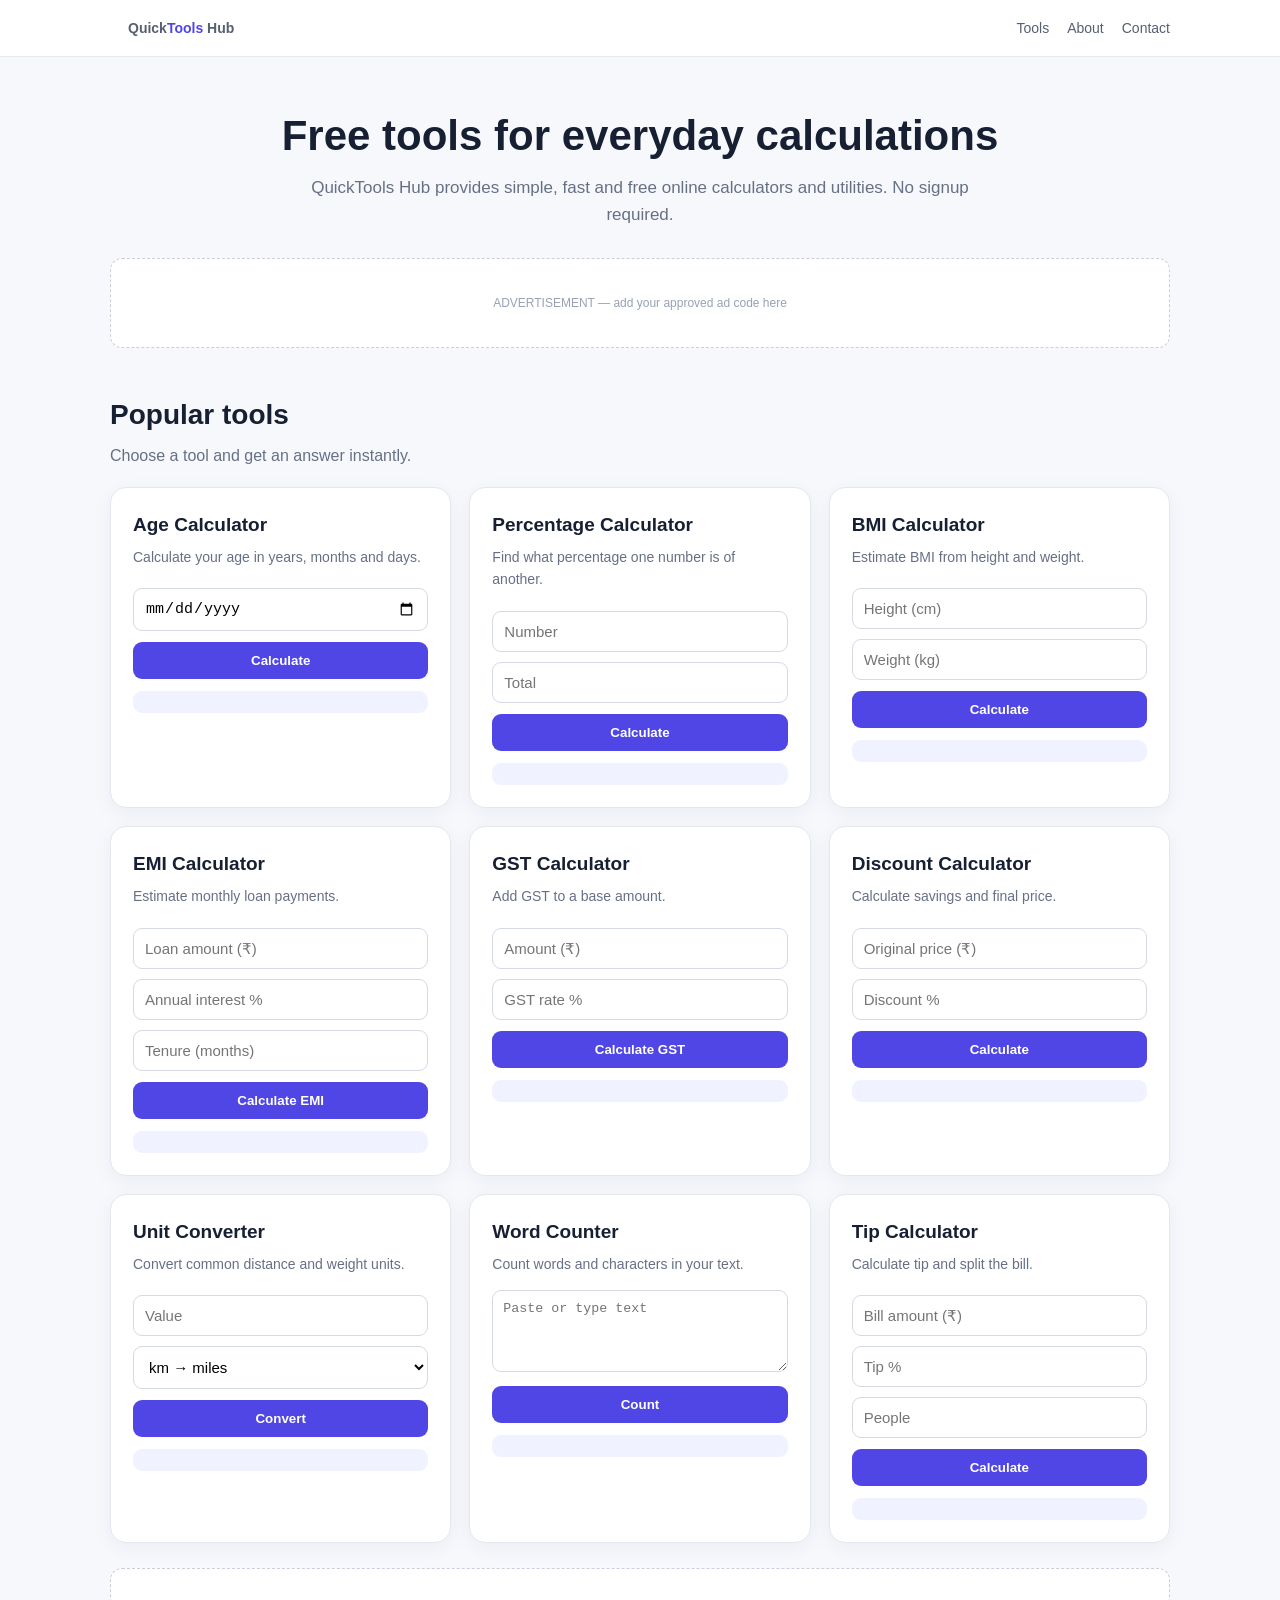
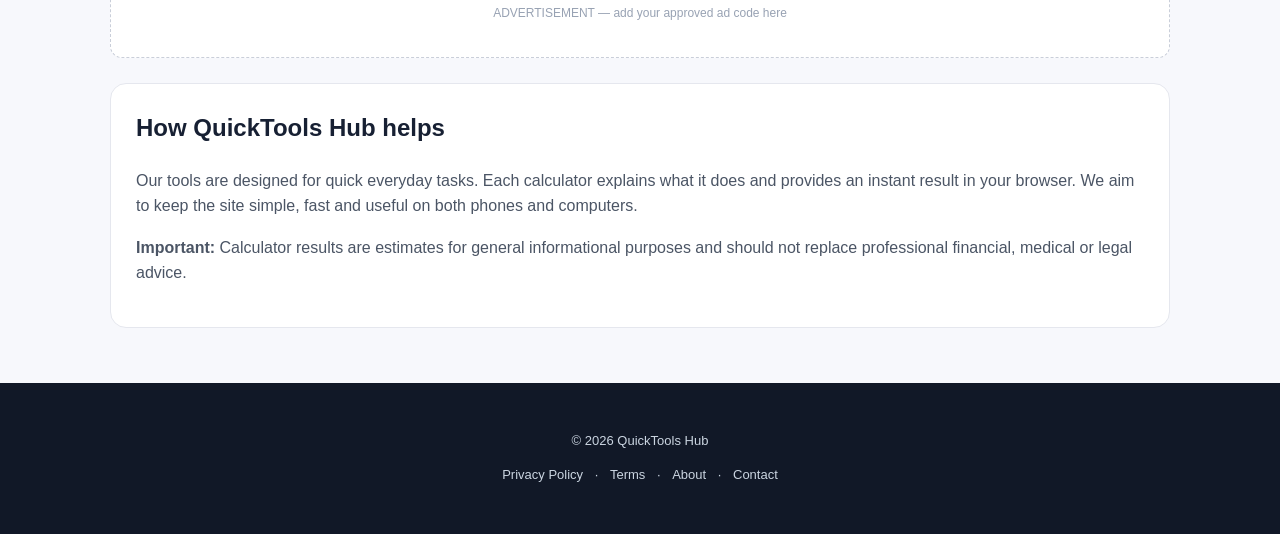
<file: index.html>
<!doctype html><html lang="en"><head><script async src="https://pagead2.googlesyndication.com/pagead/js/adsbygoogle.js?client=ca-pub-4140824538799710"
     crossorigin="anonymous"></script><meta charset="utf-8"><meta name="google-site-verification" content="Et29I8q9xMatQq3LI--w-Q4LjbwWfygpQtBvb2cC1No" /><meta name="viewport" content="width=device-width,initial-scale=1"><meta name="description" content="Free online tools from QuickTools Hub."><title>Free Online Calculators & Tools | QuickTools Hub</title><link rel="stylesheet" href="style.css"></head><body>
<header><div class="nav"><a class="logo" href="index.html">Quick<span>Tools</span> Hub</a><nav><a href="index.html#tools">Tools</a><a href="about.html">About</a><a href="contact.html">Contact</a></nav></div></header>
<section class="hero"><h1>Free tools for everyday calculations</h1><p>QuickTools Hub provides simple, fast and free online calculators and utilities. No signup required.</p></section>
<div class="container"><div class="ad"><div class="adbox">ADVERTISEMENT — add your approved ad code here</div></div>
<div class="section-title" id="tools"><h2>Popular tools</h2><p>Choose a tool and get an answer instantly.</p></div>
<div class="grid">
<div class="card"><h3>Age Calculator</h3><p>Calculate your age in years, months and days.</p><input id="dob" type="date"><button onclick="ageCalc()">Calculate</button><div class="result" id="ageResult"></div></div>
<div class="card"><h3>Percentage Calculator</h3><p>Find what percentage one number is of another.</p><input id="num1" type="number" placeholder="Number"><input id="num2" type="number" placeholder="Total"><button onclick="percentCalc()">Calculate</button><div class="result" id="percentResult"></div></div>
<div class="card"><h3>BMI Calculator</h3><p>Estimate BMI from height and weight.</p><input id="height" type="number" placeholder="Height (cm)"><input id="weight" type="number" placeholder="Weight (kg)"><button onclick="bmiCalc()">Calculate</button><div class="result" id="bmiResult"></div></div>
<div class="card"><h3>EMI Calculator</h3><p>Estimate monthly loan payments.</p><input id="loan" type="number" placeholder="Loan amount (₹)"><input id="rate" type="number" placeholder="Annual interest %"><input id="months" type="number" placeholder="Tenure (months)"><button onclick="emiCalc()">Calculate EMI</button><div class="result" id="emiResult"></div></div>
<div class="card"><h3>GST Calculator</h3><p>Add GST to a base amount.</p><input id="gstAmount" type="number" placeholder="Amount (₹)"><input id="gstRate" type="number" placeholder="GST rate %"><button onclick="gstCalc()">Calculate GST</button><div class="result" id="gstResult"></div></div>
<div class="card"><h3>Discount Calculator</h3><p>Calculate savings and final price.</p><input id="price" type="number" placeholder="Original price (₹)"><input id="discount" type="number" placeholder="Discount %"><button onclick="discountCalc()">Calculate</button><div class="result" id="discountResult"></div></div>
<div class="card"><h3>Unit Converter</h3><p>Convert common distance and weight units.</p><input id="unitValue" type="number" placeholder="Value"><select id="unitType"><option value="kmmi">km → miles</option><option value="mift">miles → km</option><option value="kgLb">kg → lb</option><option value="lbKg">lb → kg</option></select><button onclick="unitCalc()">Convert</button><div class="result" id="unitResult"></div></div>
<div class="card"><h3>Word Counter</h3><p>Count words and characters in your text.</p><textarea id="words" rows="4" style="width:100%;padding:10px;border:1px solid #d5dae3;border-radius:9px" placeholder="Paste or type text"></textarea><button onclick="wordCalc()">Count</button><div class="result" id="wordResult"></div></div>
<div class="card"><h3>Tip Calculator</h3><p>Calculate tip and split the bill.</p><input id="bill" type="number" placeholder="Bill amount (₹)"><input id="tip" type="number" placeholder="Tip %"><input id="people" type="number" placeholder="People"><button onclick="tipCalc()">Calculate</button><div class="result" id="tipResult"></div></div>
</div>
<div class="ad"><div class="adbox">ADVERTISEMENT — add your approved ad code here</div></div>
<div class="content"><h2>How QuickTools Hub helps</h2><p>Our tools are designed for quick everyday tasks. Each calculator explains what it does and provides an instant result in your browser. We aim to keep the site simple, fast and useful on both phones and computers.</p><p><strong>Important:</strong> Calculator results are estimates for general informational purposes and should not replace professional financial, medical or legal advice.</p></div></div>

<footer><p>© 2026 QuickTools Hub</p><p><a href="privacy.html">Privacy Policy</a> · <a href="terms.html">Terms</a> · <a href="about.html">About</a> · <a href="contact.html">Contact</a></p></footer><script src="script.js"></script></body></html>
</file>
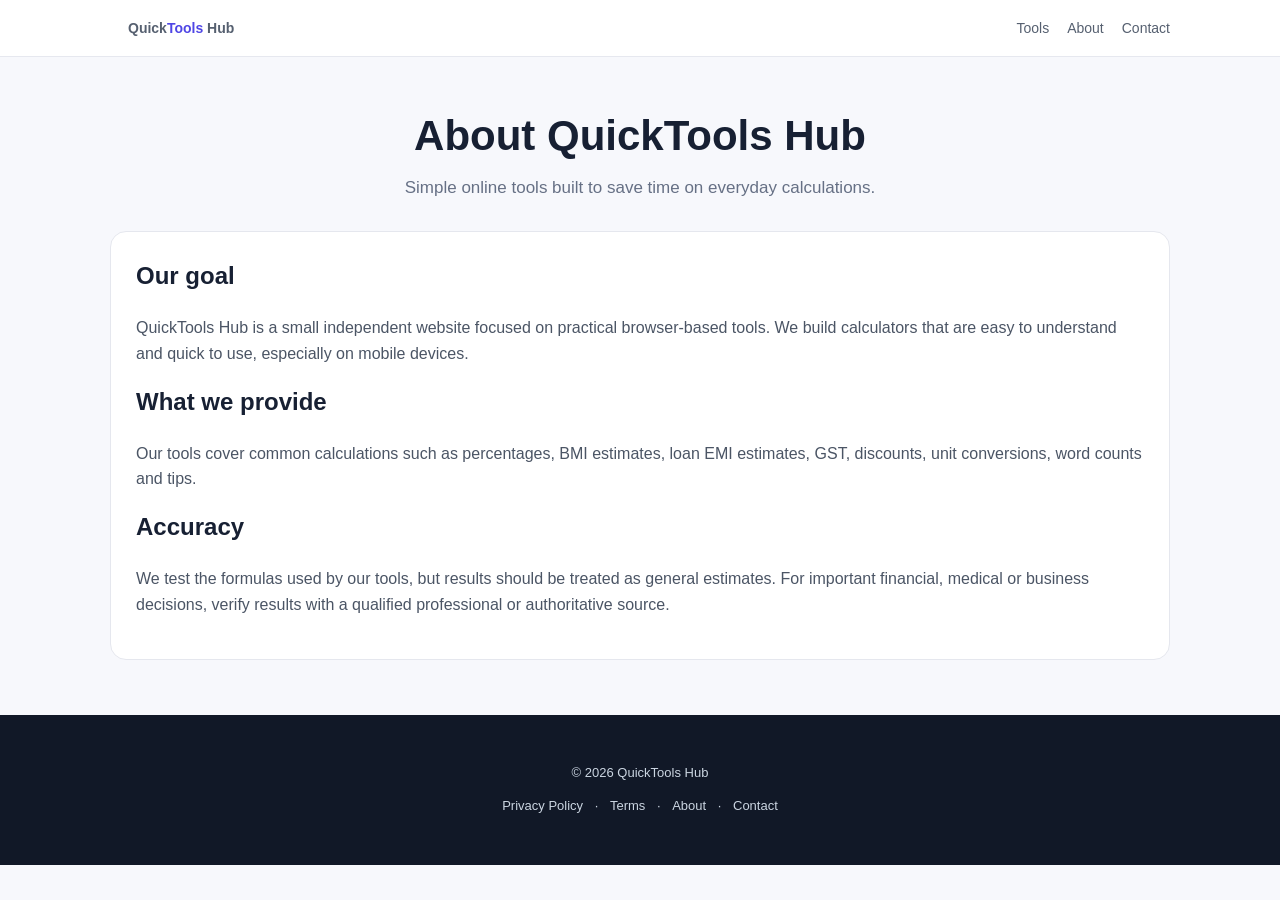
<file: about.html>
<!doctype html><html lang="en"><head><meta charset="utf-8"><meta name="viewport" content="width=device-width,initial-scale=1"><meta name="description" content="Learn about QuickTools Hub and its free online calculators."><title>About | QuickTools Hub</title><link rel="stylesheet" href="style.css"></head><body>
<header><div class="nav"><a class="logo" href="index.html">Quick<span>Tools</span> Hub</a><nav><a href="index.html#tools">Tools</a><a href="about.html">About</a><a href="contact.html">Contact</a></nav></div></header><section class="hero"><h1>About QuickTools Hub</h1><p>Simple online tools built to save time on everyday calculations.</p></section><main class="container"><div class="content"><h2>Our goal</h2><p>QuickTools Hub is a small independent website focused on practical browser-based tools. We build calculators that are easy to understand and quick to use, especially on mobile devices.</p><h2>What we provide</h2><p>Our tools cover common calculations such as percentages, BMI estimates, loan EMI estimates, GST, discounts, unit conversions, word counts and tips.</p><h2>Accuracy</h2><p>We test the formulas used by our tools, but results should be treated as general estimates. For important financial, medical or business decisions, verify results with a qualified professional or authoritative source.</p></div></main>
<footer><p>© 2026 QuickTools Hub</p><p><a href="privacy.html">Privacy Policy</a> · <a href="terms.html">Terms</a> · <a href="about.html">About</a> · <a href="contact.html">Contact</a></p></footer><script src="script.js"></script></body></html>
</file>
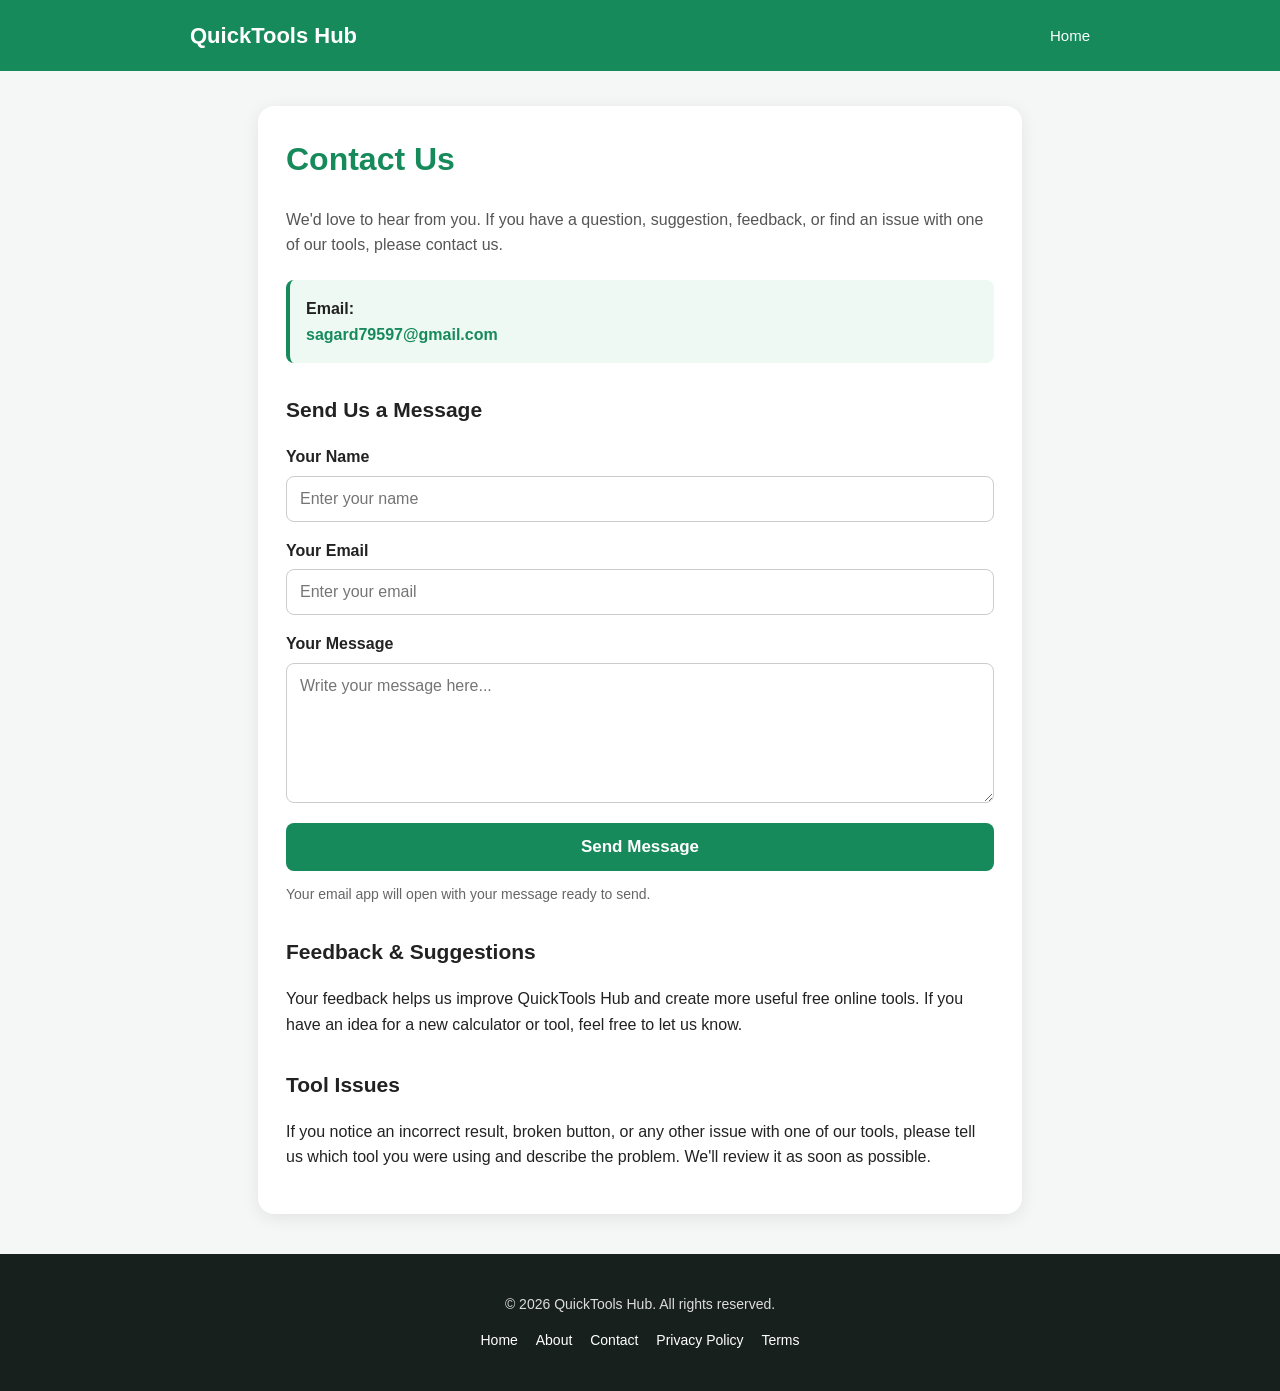
<file: contact.html>
<!<!DOCTYPE html>
<html lang="en">
<head>
  <meta charset="UTF-8">
  <meta name="viewport" content="width=device-width, initial-scale=1.0">

  <title>Contact Us - QuickTools Hub</title>
  <meta name="description" content="Contact QuickTools Hub for questions, suggestions, feedback, or issues with our free online tools.">

  <style>
    * {
      box-sizing: border-box;
    }

    body {
      margin: 0;
      font-family: Arial, sans-serif;
      background: #f5f7f6;
      color: #222;
      line-height: 1.6;
    }

    header {
      background: #168a5b;
      color: white;
      padding: 18px 20px;
    }

    .header-inner {
      max-width: 900px;
      margin: auto;
      display: flex;
      align-items: center;
      justify-content: space-between;
    }

    .logo {
      font-size: 22px;
      font-weight: bold;
      text-decoration: none;
      color: white;
    }

    .home-link {
      color: white;
      text-decoration: none;
      font-size: 15px;
    }

    main {
      max-width: 800px;
      margin: 35px auto;
      padding: 0 18px;
    }

    .card {
      background: white;
      padding: 28px;
      border-radius: 16px;
      box-shadow: 0 4px 18px rgba(0,0,0,0.08);
    }

    h1 {
      margin-top: 0;
      color: #168a5b;
      font-size: 32px;
    }

    h2 {
      font-size: 21px;
      margin-top: 30px;
    }

    .intro {
      color: #555;
    }

    .contact-box {
      background: #eef9f4;
      border-left: 4px solid #168a5b;
      padding: 16px;
      border-radius: 8px;
      margin: 22px 0;
    }

    .email {
      color: #168a5b;
      font-weight: bold;
      text-decoration: none;
      word-break: break-word;
    }

    label {
      display: block;
      margin-top: 16px;
      margin-bottom: 6px;
      font-weight: bold;
    }

    input,
    textarea {
      width: 100%;
      padding: 13px;
      border: 1px solid #ccc;
      border-radius: 8px;
      font-size: 16px;
      font-family: inherit;
    }

    textarea {
      min-height: 140px;
      resize: vertical;
    }

    button {
      margin-top: 20px;
      width: 100%;
      padding: 14px;
      border: none;
      border-radius: 8px;
      background: #168a5b;
      color: white;
      font-size: 17px;
      font-weight: bold;
      cursor: pointer;
    }

    button:hover {
      background: #117149;
    }

    .note {
      font-size: 14px;
      color: #666;
      margin-top: 12px;
    }

    footer {
      margin-top: 40px;
      padding: 25px 15px;
      text-align: center;
      background: #17201c;
      color: #ddd;
      font-size: 14px;
    }

    footer a {
      color: #fff;
      text-decoration: none;
      margin: 0 7px;
    }

    @media (max-width: 600px) {
      .header-inner {
        gap: 10px;
      }

      .logo {
        font-size: 19px;
      }

      h1 {
        font-size: 27px;
      }

      .card {
        padding: 20px;
      }
    }
  </style>
</head>

<body>

  <header>
    <div class="header-inner">
      <a class="logo" href="index.html">QuickTools Hub</a>
      <a class="home-link" href="index.html">Home</a>
    </div>
  </header>

  <main>
    <div class="card">

      <h1>Contact Us</h1>

      <p class="intro">
        We'd love to hear from you. If you have a question, suggestion,
        feedback, or find an issue with one of our tools, please contact us.
      </p>

      <div class="contact-box">
        <strong>Email:</strong><br>
        <a class="email" href="mailto:sagard79597@gmail.com">
  sagard79597@gmail.com
</a>
      </div>

      <h2>Send Us a Message</h2>

      <form onsubmit="sendEmail(event)">

        <label for="name">Your Name</label>
        <input
          type="text"
          id="name"
          name="name"
          placeholder="Enter your name"
          required
        >

        <label for="email">Your Email</label>

<input
  type="email"
  id="email"
  name="email"
  placeholder="Enter your email"
  required
>
        <label for="message">Your Message</label>
        <textarea
          id="message"
          name="message"
          placeholder="Write your message here..."
          required
        ></textarea>

        <button type="submit">Send Message</button>

        <p class="note">
          Your email app will open with your message ready to send.
        </p>

      </form>

      <h2>Feedback & Suggestions</h2>

      <p>
        Your feedback helps us improve QuickTools Hub and create more useful
        free online tools. If you have an idea for a new calculator or tool,
        feel free to let us know.
      </p>

      <h2>Tool Issues</h2>

      <p>
        If you notice an incorrect result, broken button, or any other issue
        with one of our tools, please tell us which tool you were using and
        describe the problem. We'll review it as soon as possible.
      </p>

    </div>
  </main>

  <footer>
    <p>© 2026 QuickTools Hub. All rights reserved.</p>

    <p>
      <a href="index.html">Home</a>
      <a href="about.html">About</a>
      <a href="contact.html">Contact</a>
      <a href="privacy.html">Privacy Policy</a>
      <a href="terms.html">Terms</a>
    </p>
  </footer>

  <script>
    function sendEmail(event) {
      event.preventDefault();

      const name = document.getElementById("name").value;
      const email = document.getElementById("email").value;
      const message = document.getElementById("message").value;

      const subject = encodeURIComponent(
        "QuickTools Hub Contact - " + name
      );

      const body = encodeURIComponent(
        "Name: " + name +
        "\nEmail: " + email +
        "\n\nMessage:\n" + message
      );

      window.location.href =
        "mailto:sagard79597@gmail.com?subject=" +
        subject +
        "&body=" +
        body;
    }
  </script>

</body>
</html>
</file>
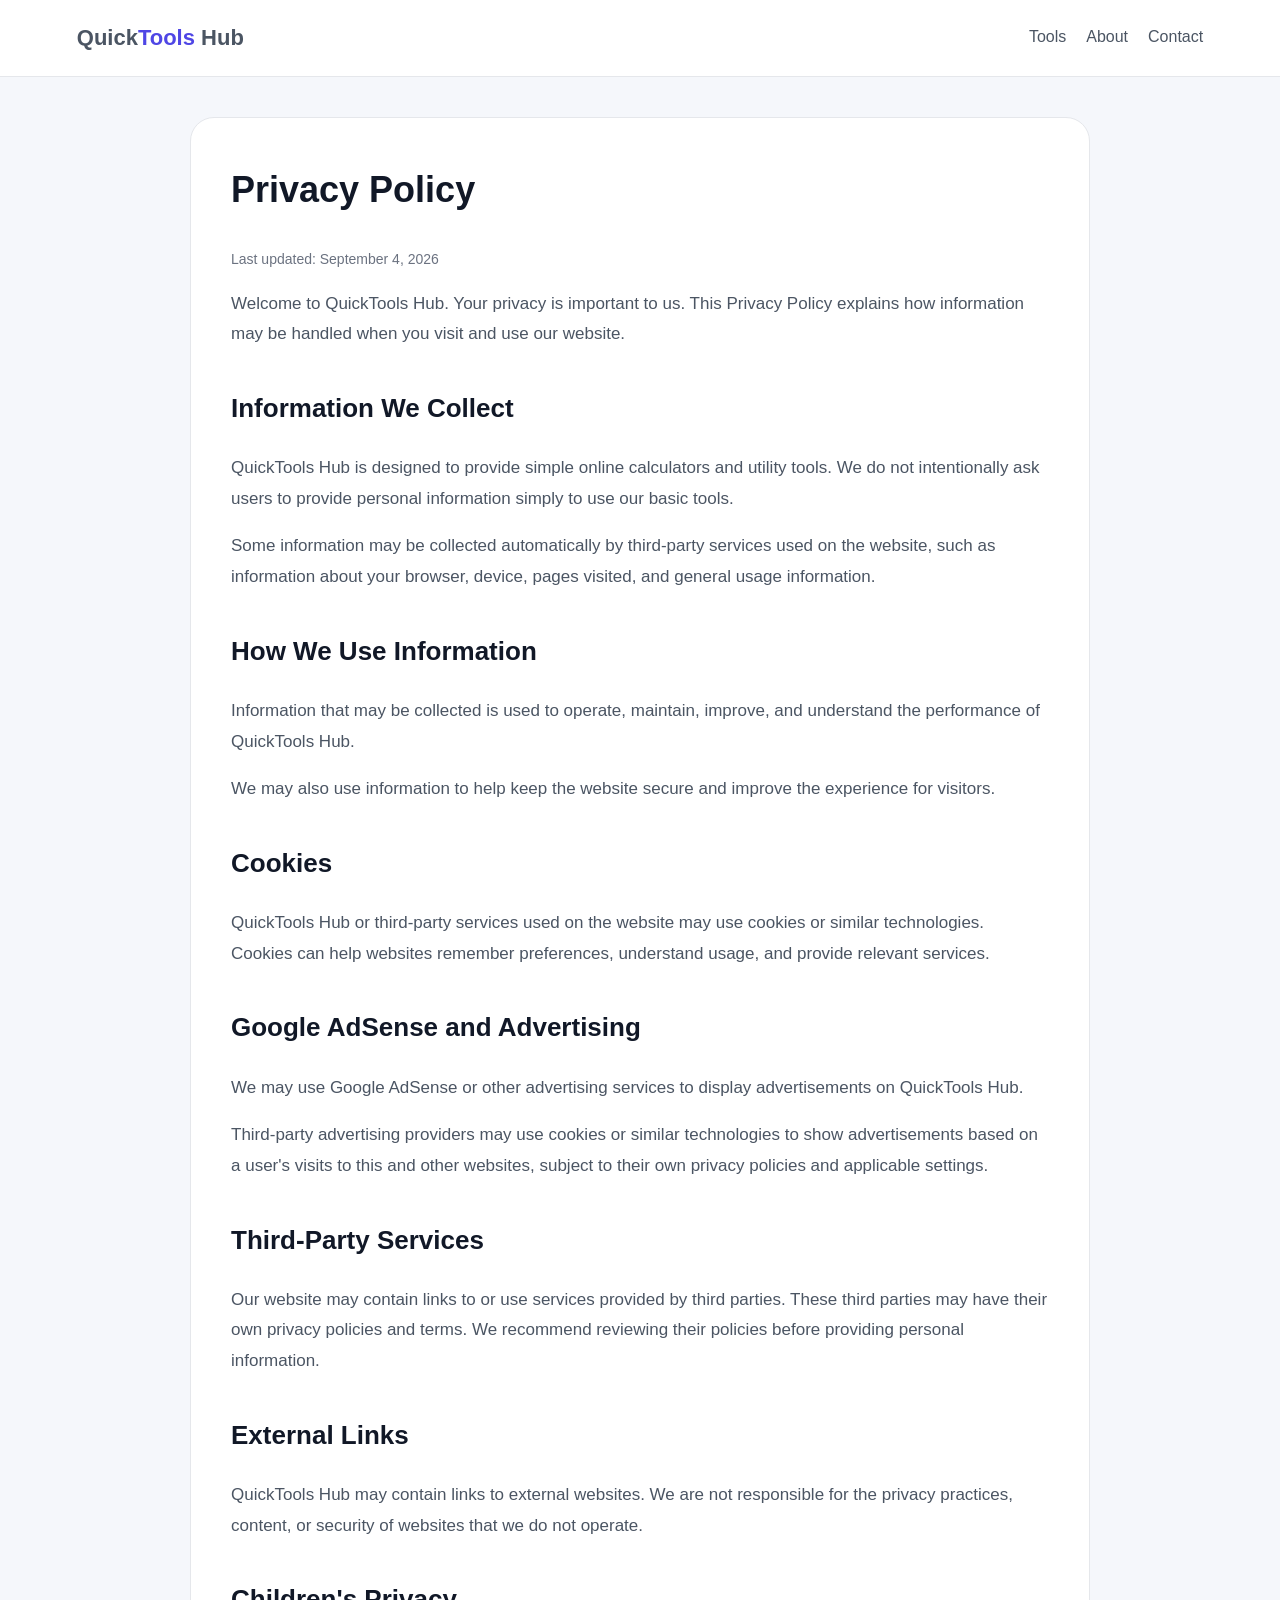
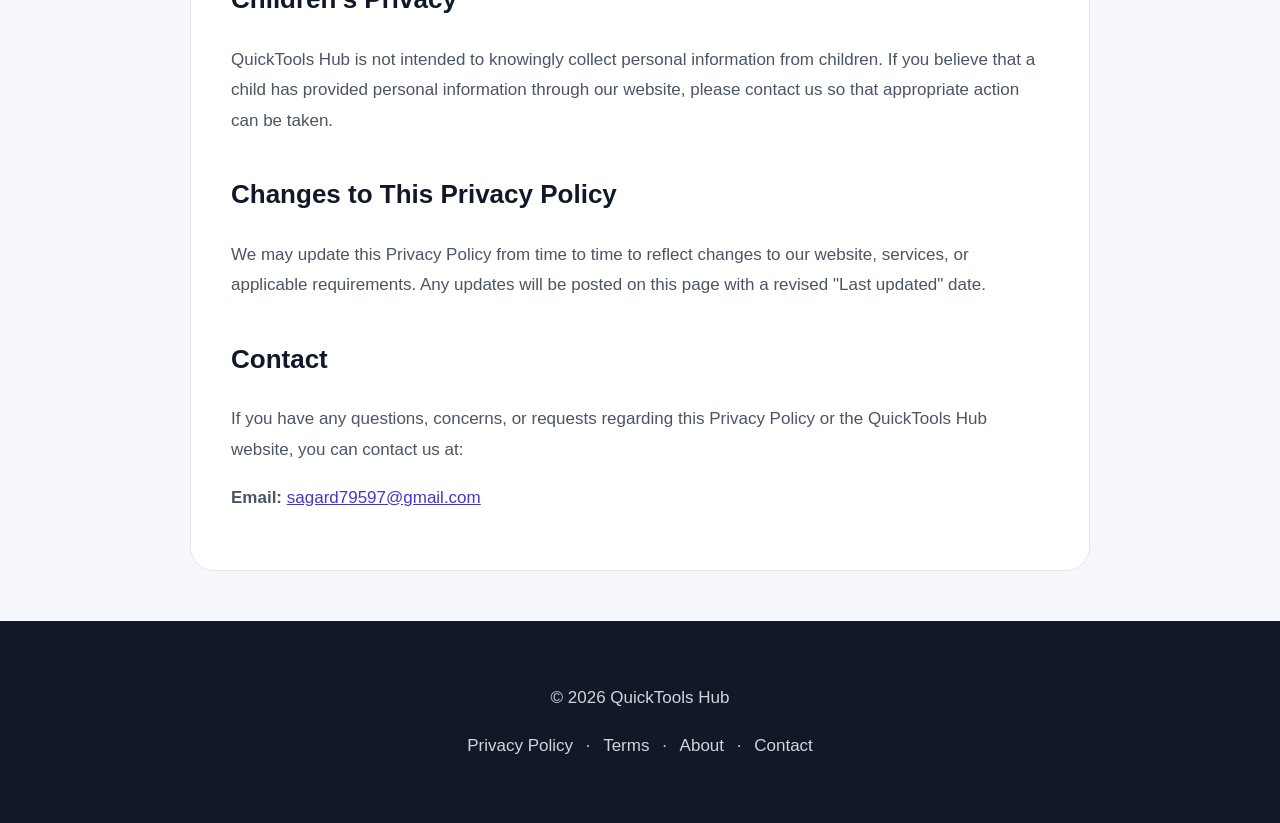
<file: privacy.html>
<!DOCTYPE html>
<html lang="en">
<head>
  <meta charset="UTF-8">
  <meta name="viewport" content="width=device-width, initial-scale=1.0">

  <title>Privacy Policy - QuickTools Hub</title>

  <meta name="description" content="Read the Privacy Policy of QuickTools Hub and learn how we handle information when you use our website and online tools.">

  <style>
    * {
      box-sizing: border-box;
    }

    body {
      margin: 0;
      font-family: Arial, sans-serif;
      background: #f5f7fb;
      color: #1f2937;
      line-height: 1.8;
    }

    .nav {
      background: white;
      padding: 18px 6%;
      display: flex;
      justify-content: space-between;
      align-items: center;
      border-bottom: 1px solid #e5e7eb;
    }

    .logo {
      font-size: 22px;
      font-weight: bold;
      text-decoration: none;
      color: #4b5563;
    }

    .logo span {
      color: #4f46e5;
    }

    .nav-links {
      display: flex;
      gap: 20px;
    }

    .nav-links a {
      color: #4b5563;
      text-decoration: none;
      font-size: 16px;
    }

    .nav-links a:hover {
      color: #4f46e5;
    }

    .container {
      max-width: 900px;
      margin: 40px auto;
      padding: 40px;
      background: white;
      border: 1px solid #e5e7eb;
      border-radius: 24px;
    }

    h1 {
      margin-top: 0;
      color: #111827;
      font-size: 36px;
    }

    h2 {
      margin-top: 35px;
      color: #111827;
      font-size: 26px;
    }

    p {
      font-size: 17px;
      color: #4b5563;
    }

    a {
      color: #4338ca;
    }

    .updated {
      color: #6b7280;
      font-size: 14px;
    }

    footer {
      margin-top: 50px;
      padding: 45px 20px;
      background: #111827;
      color: #d1d5db;
      text-align: center;
    }

    footer p {
      color: #d1d5db;
    }

    footer a {
      color: #d1d5db;
      text-decoration: none;
      margin: 0 8px;
    }

    @media (max-width: 600px) {
      .nav {
        padding: 16px 20px;
      }

      .nav-links {
        gap: 12px;
      }

      .nav-links a {
        font-size: 14px;
      }

      .container {
        margin: 20px 15px;
        padding: 25px 20px;
        border-radius: 18px;
      }

      h1 {
        font-size: 30px;
      }

      h2 {
        font-size: 23px;
      }

      p {
        font-size: 16px;
      }
    }
  </style>
</head>

<body>

  <header class="nav">
    <a href="index.html" class="logo">
      Quick<span>Tools</span> Hub
    </a>

    <nav class="nav-links">
      <a href="index.html">Tools</a>
      <a href="about.html">About</a>
      <a href="contact.html">Contact</a>
    </nav>
  </header>

  <main class="container">

    <h1>Privacy Policy</h1>

    <p class="updated">Last updated: September 4, 2026</p>

    <p>
      Welcome to QuickTools Hub. Your privacy is important to us.
      This Privacy Policy explains how information may be handled when
      you visit and use our website.
    </p>

    <h2>Information We Collect</h2>

    <p>
      QuickTools Hub is designed to provide simple online calculators
      and utility tools. We do not intentionally ask users to provide
      personal information simply to use our basic tools.
    </p>

    <p>
      Some information may be collected automatically by third-party
      services used on the website, such as information about your
      browser, device, pages visited, and general usage information.
    </p>

    <h2>How We Use Information</h2>

    <p>
      Information that may be collected is used to operate, maintain,
      improve, and understand the performance of QuickTools Hub.
    </p>

    <p>
      We may also use information to help keep the website secure and
      improve the experience for visitors.
    </p>

    <h2>Cookies</h2>

    <p>
      QuickTools Hub or third-party services used on the website may
      use cookies or similar technologies. Cookies can help websites
      remember preferences, understand usage, and provide relevant
      services.
    </p>

    <h2>Google AdSense and Advertising</h2>

    <p>
      We may use Google AdSense or other advertising services to display
      advertisements on QuickTools Hub.
    </p>

    <p>
      Third-party advertising providers may use cookies or similar
      technologies to show advertisements based on a user's visits to
      this and other websites, subject to their own privacy policies
      and applicable settings.
    </p>

    <h2>Third-Party Services</h2>

    <p>
      Our website may contain links to or use services provided by
      third parties. These third parties may have their own privacy
      policies and terms. We recommend reviewing their policies before
      providing personal information.
    </p>

    <h2>External Links</h2>

    <p>
      QuickTools Hub may contain links to external websites. We are not
      responsible for the privacy practices, content, or security of
      websites that we do not operate.
    </p>

    <h2>Children's Privacy</h2>

    <p>
      QuickTools Hub is not intended to knowingly collect personal
      information from children. If you believe that a child has
      provided personal information through our website, please contact
      us so that appropriate action can be taken.
    </p>

    <h2>Changes to This Privacy Policy</h2>

    <p>
      We may update this Privacy Policy from time to time to reflect
      changes to our website, services, or applicable requirements.
      Any updates will be posted on this page with a revised
      "Last updated" date.
    </p>

    <h2>Contact</h2>

    <p>
      If you have any questions, concerns, or requests regarding this
      Privacy Policy or the QuickTools Hub website, you can contact us at:
    </p>

    <p>
      <strong>Email:</strong>
      <a href="mailto:sagard79597@gmail.com">
        sagard79597@gmail.com
      </a>
    </p>

  </main>

  <footer>
    <p>© 2026 QuickTools Hub</p>

    <p>
      <a href="privacy.html">Privacy Policy</a> ·
      <a href="terms.html">Terms</a> ·
      <a href="about.html">About</a> ·
      <a href="contact.html">Contact</a>
    </p>
  </footer>

</body>
</html>
</file>
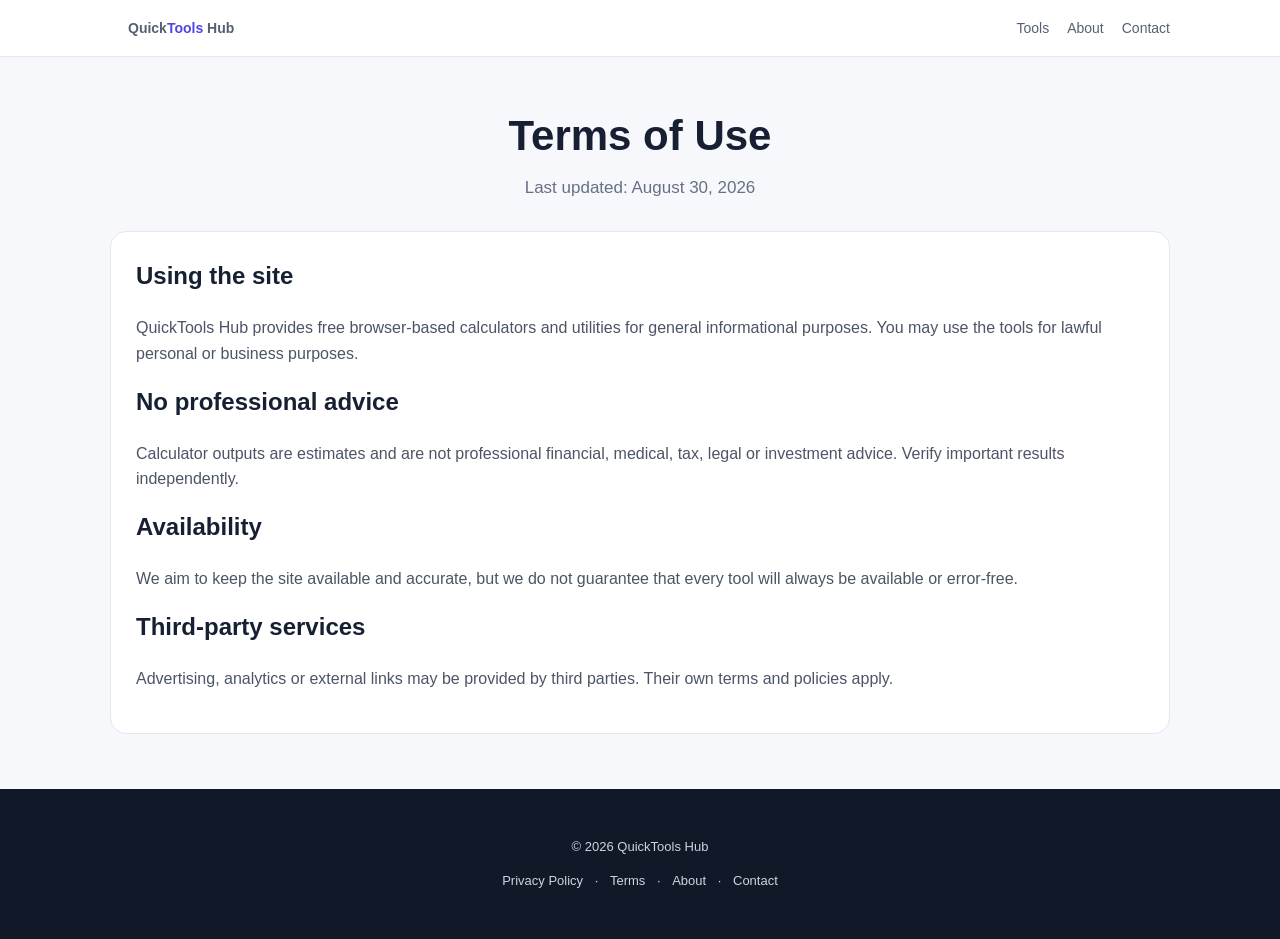
<file: terms.html>
<!doctype html><html lang="en"><head><meta charset="utf-8"><meta name="viewport" content="width=device-width,initial-scale=1"><meta name="description" content="Terms of use for QuickTools Hub."><title>Terms of Use | QuickTools Hub</title><link rel="stylesheet" href="style.css"></head><body>
<header><div class="nav"><a class="logo" href="index.html">Quick<span>Tools</span> Hub</a><nav><a href="index.html#tools">Tools</a><a href="about.html">About</a><a href="contact.html">Contact</a></nav></div></header><section class="hero"><h1>Terms of Use</h1><p>Last updated: August 30, 2026</p></section><main class="container"><div class="content"><h2>Using the site</h2><p>QuickTools Hub provides free browser-based calculators and utilities for general informational purposes. You may use the tools for lawful personal or business purposes.</p><h2>No professional advice</h2><p>Calculator outputs are estimates and are not professional financial, medical, tax, legal or investment advice. Verify important results independently.</p><h2>Availability</h2><p>We aim to keep the site available and accurate, but we do not guarantee that every tool will always be available or error-free.</p><h2>Third-party services</h2><p>Advertising, analytics or external links may be provided by third parties. Their own terms and policies apply.</p></div></main>
<footer><p>© 2026 QuickTools Hub</p><p><a href="privacy.html">Privacy Policy</a> · <a href="terms.html">Terms</a> · <a href="about.html">About</a> · <a href="contact.html">Contact</a></p></footer><script src="script.js"></script></body></html>
</file>
<file: style.css>
*{box-sizing:border-box}html{scroll-behavior:smooth}body{margin:0;font-family:Inter,Arial,sans-serif;background:#f7f8fc;color:#172033;line-height:1.6}
header{background:#fff;border-bottom:1px solid #e6e8ef;position:sticky;top:0;z-index:10}.nav{max-width:1100px;margin:auto;padding:15px 20px;display:flex;justify-content:space-between;align-items:center}.logo{font-size:22px;font-weight:800}.logo span{color:#4f46e5}.nav a{color:#566070;text-decoration:none;margin-left:18px;font-size:14px}
.hero{max-width:900px;margin:55px auto 30px;padding:0 20px;text-align:center}.hero h1{font-size:42px;line-height:1.15;margin:0 0 14px}.hero p{color:#667085;font-size:17px;margin:0 auto;max-width:680px}
.container{max-width:1100px;margin:auto;padding:0 20px}.ad{margin:25px 0}.adbox{height:90px;border:1px dashed #c9ced9;border-radius:12px;display:flex;align-items:center;justify-content:center;color:#98a2b3;font-size:12px;background:#fff}
.section-title{margin:45px 0 18px}.section-title h2{margin:0;font-size:28px}.section-title p{color:#667085;margin:5px 0}
.grid{display:grid;grid-template-columns:repeat(auto-fit,minmax(260px,1fr));gap:18px}.card{background:#fff;border:1px solid #e5e7ee;border-radius:16px;padding:22px;box-shadow:0 5px 20px rgba(30,40,70,.05)}.card h3{margin:0 0 6px;font-size:19px}.card p{margin:0 0 15px;color:#667085;font-size:14px}
input,select{width:100%;padding:11px;border:1px solid #d5dae3;border-radius:9px;margin:5px 0;font-size:15px;background:#fff}button{width:100%;padding:11px;border:0;border-radius:9px;background:#4f46e5;color:#fff;font-weight:700;cursor:pointer;margin-top:6px}button:hover{background:#4338ca}.result{margin-top:12px;padding:11px;background:#f0f2ff;border-radius:9px;font-weight:700;min-height:20px}
.content{background:#fff;border:1px solid #e5e7ee;border-radius:16px;padding:25px;margin:20px 0}.content h2{margin-top:0}.content h3{margin-top:25px}.content p,.content li{color:#4b5565}.notice{background:#fff8e7;border:1px solid #f1dfaa;border-radius:10px;padding:12px;color:#6b5a25;font-size:13px}
footer{margin-top:55px;background:#111827;color:#cbd5e1;padding:35px 20px;text-align:center;font-size:13px}footer a{color:#cbd5e1;margin:0 8px;text-decoration:none}
@media(max-width:600px){.hero h1{font-size:32px}.nav a{margin-left:8px}.nav{padding:13px 15px}}
</file>
